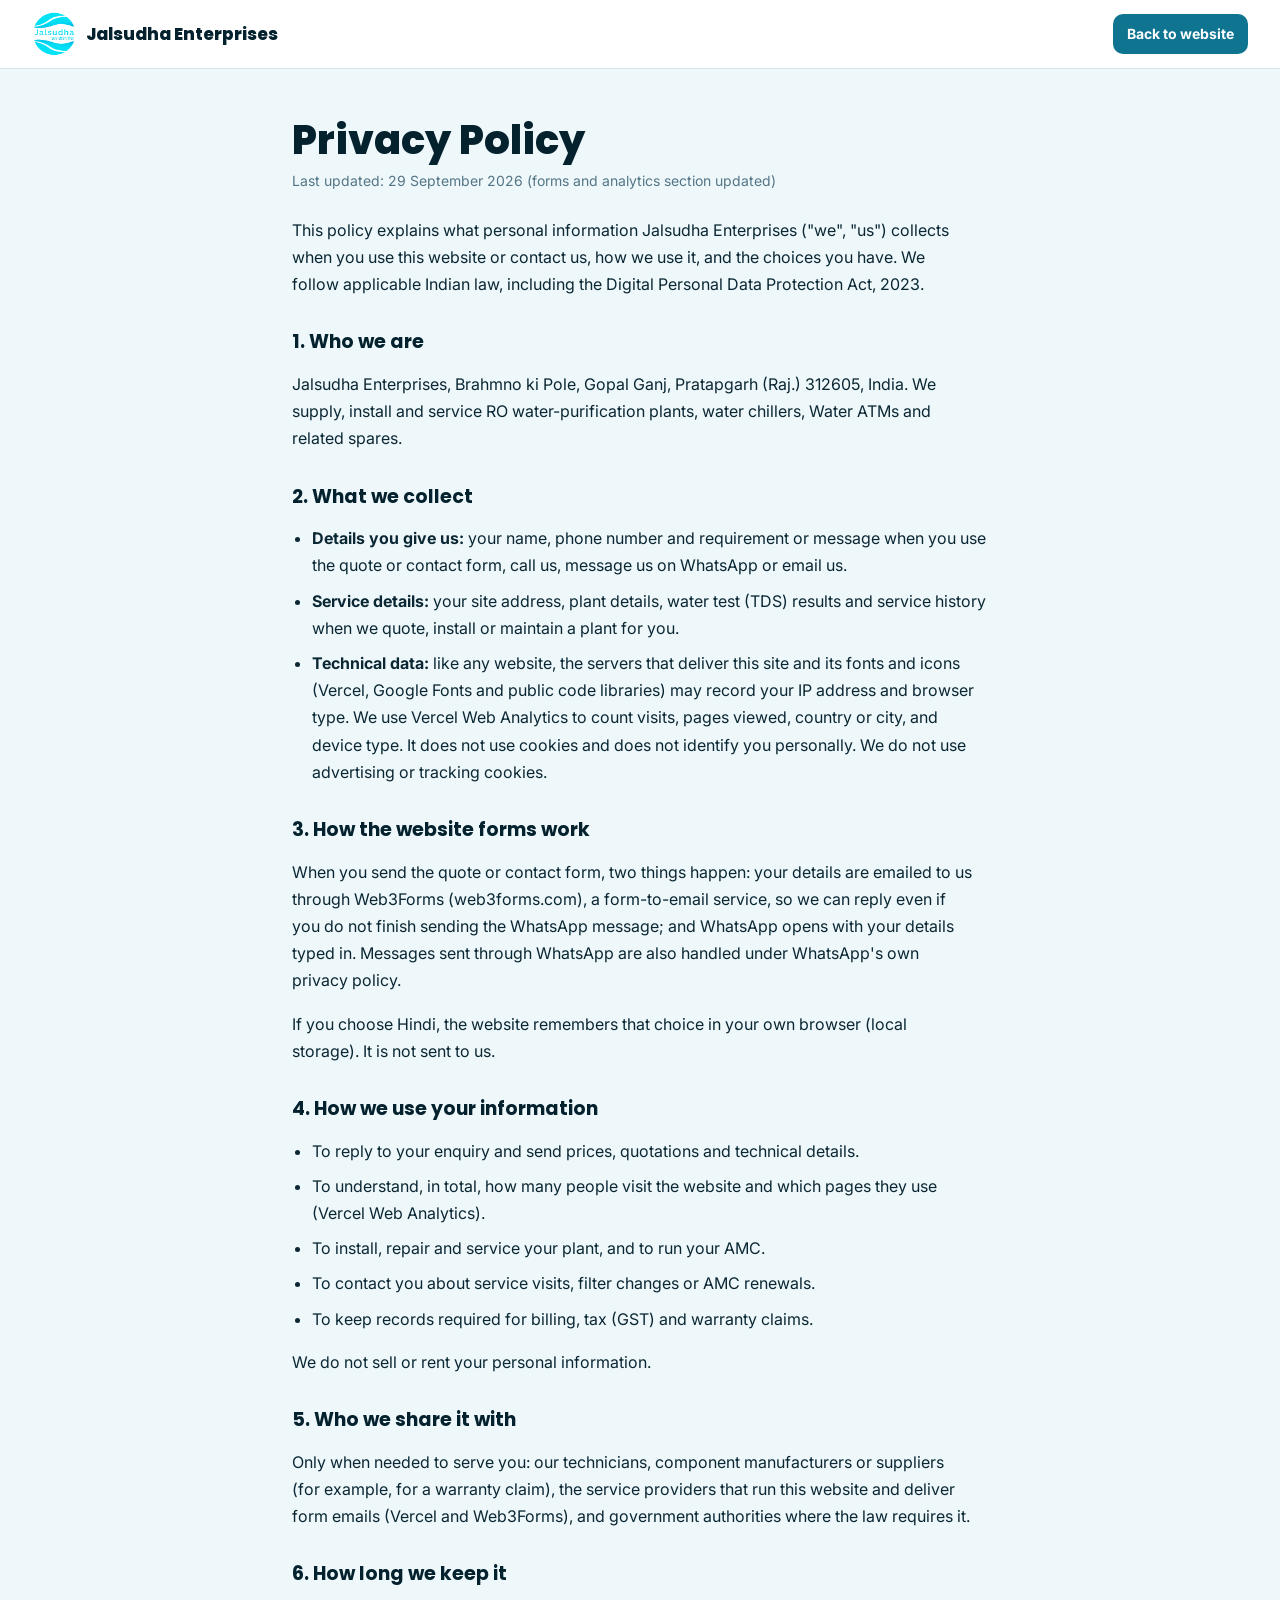
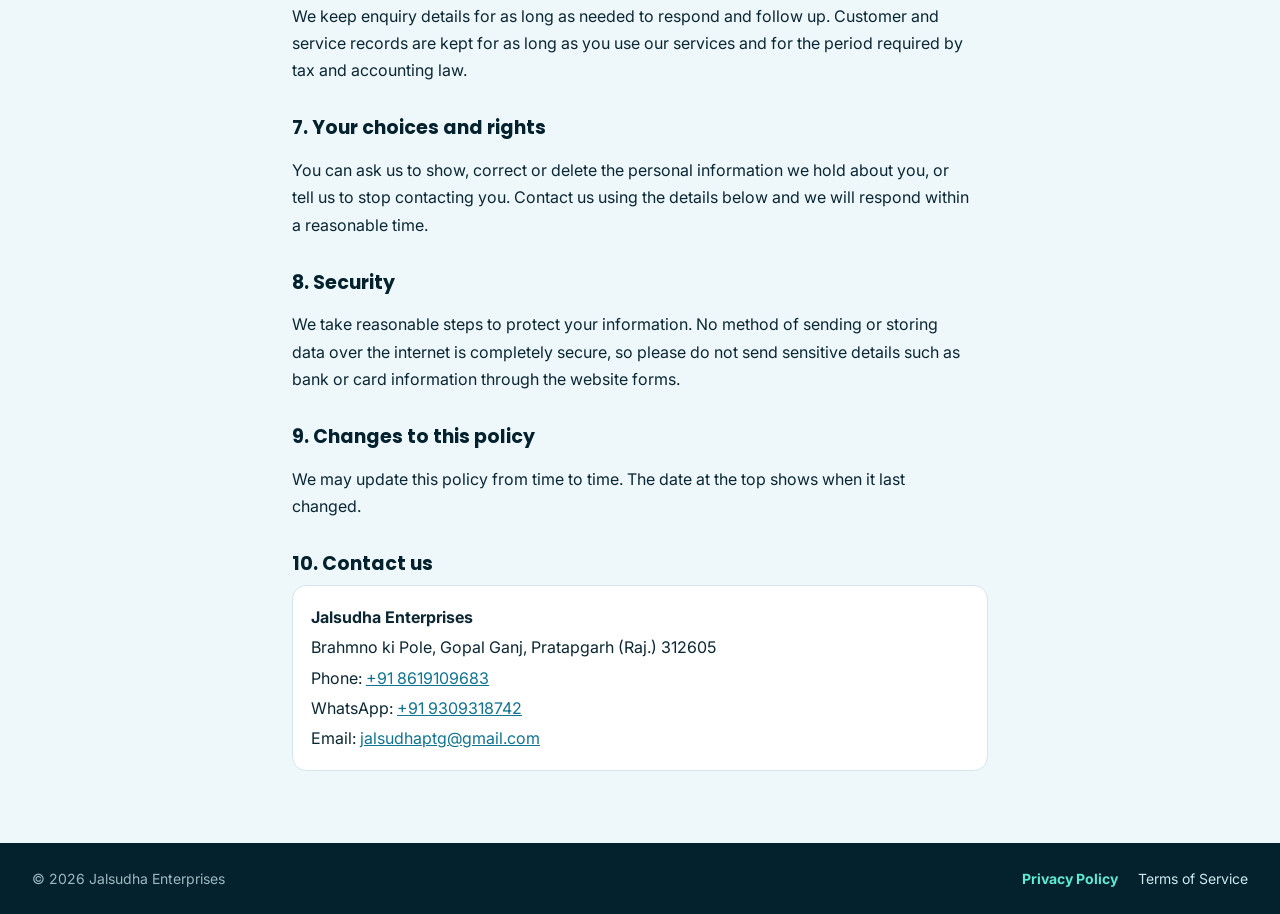
<file: privacy.html>
<!DOCTYPE html>
<html lang="en">
<head>
    <meta charset="UTF-8">
    <meta name="viewport" content="width=device-width, initial-scale=1.0">
    <title>Privacy Policy | Jalsudha Enterprises</title>
    <meta name="description" content="How Jalsudha Enterprises collects, uses and protects your personal information.">
    <link rel="icon" href="favicon.ico" sizes="48x48">
    <link rel="icon" type="image/png" sizes="32x32" href="favicon-32x32.png">
    <link rel="apple-touch-icon" href="apple-touch-icon.png">
    <script>if (location.hostname.endsWith('github.io')) location.replace('https://www.jalsudha.com' + location.pathname.replace(/^\/jalsudha/, '') + location.search + location.hash);</script>
    <meta name="theme-color" content="#04212e">
    <link rel="preconnect" href="https://fonts.googleapis.com">
    <link rel="preconnect" href="https://fonts.gstatic.com" crossorigin>
    <link href="https://fonts.googleapis.com/css2?family=Poppins:wght@700;800&family=Inter:wght@400;500;600;700&display=swap" rel="stylesheet">
    <link rel="stylesheet" href="legal.css">
</head>
<body>
    <header class="top">
        <a href="./" class="brand"><img src="logo.png" alt="" width="44" height="44"><span>Jalsudha Enterprises</span></a>
        <a href="./" class="back">Back to website</a>
    </header>

    <main class="doc">
        <h1>Privacy Policy</h1>
        <p class="meta">Last updated: 29 September 2026 (forms and analytics section updated)</p>

        <p>This policy explains what personal information Jalsudha Enterprises ("we", "us") collects when you use this website or contact us, how we use it, and the choices you have. We follow applicable Indian law, including the Digital Personal Data Protection Act, 2023.</p>

        <h2>1. Who we are</h2>
        <p>Jalsudha Enterprises, Brahmno ki Pole, Gopal Ganj, Pratapgarh (Raj.) 312605, India. We supply, install and service RO water-purification plants, water chillers, Water ATMs and related spares.</p>

        <h2>2. What we collect</h2>
        <ul>
            <li><strong>Details you give us:</strong> your name, phone number and requirement or message when you use the quote or contact form, call us, message us on WhatsApp or email us.</li>
            <li><strong>Service details:</strong> your site address, plant details, water test (TDS) results and service history when we quote, install or maintain a plant for you.</li>
            <li><strong>Technical data:</strong> like any website, the servers that deliver this site and its fonts and icons (Vercel, Google Fonts and public code libraries) may record your IP address and browser type. We use Vercel Web Analytics to count visits, pages viewed, country or city, and device type. It does not use cookies and does not identify you personally. We do not use advertising or tracking cookies.</li>
        </ul>

        <h2>3. How the website forms work</h2>
        <p>When you send the quote or contact form, two things happen: your details are emailed to us through Web3Forms (web3forms.com), a form-to-email service, so we can reply even if you do not finish sending the WhatsApp message; and WhatsApp opens with your details typed in. Messages sent through WhatsApp are also handled under WhatsApp's own privacy policy.</p>
        <p>If you choose Hindi, the website remembers that choice in your own browser (local storage). It is not sent to us.</p>

        <h2>4. How we use your information</h2>
        <ul>
            <li>To reply to your enquiry and send prices, quotations and technical details.</li>
            <li>To understand, in total, how many people visit the website and which pages they use (Vercel Web Analytics).</li>
            <li>To install, repair and service your plant, and to run your AMC.</li>
            <li>To contact you about service visits, filter changes or AMC renewals.</li>
            <li>To keep records required for billing, tax (GST) and warranty claims.</li>
        </ul>
        <p>We do not sell or rent your personal information.</p>

        <h2>5. Who we share it with</h2>
        <p>Only when needed to serve you: our technicians, component manufacturers or suppliers (for example, for a warranty claim), the service providers that run this website and deliver form emails (Vercel and Web3Forms), and government authorities where the law requires it.</p>

        <h2>6. How long we keep it</h2>
        <p>We keep enquiry details for as long as needed to respond and follow up. Customer and service records are kept for as long as you use our services and for the period required by tax and accounting law.</p>

        <h2>7. Your choices and rights</h2>
        <p>You can ask us to show, correct or delete the personal information we hold about you, or tell us to stop contacting you. Contact us using the details below and we will respond within a reasonable time.</p>

        <h2>8. Security</h2>
        <p>We take reasonable steps to protect your information. No method of sending or storing data over the internet is completely secure, so please do not send sensitive details such as bank or card information through the website forms.</p>

        <h2>9. Changes to this policy</h2>
        <p>We may update this policy from time to time. The date at the top shows when it last changed.</p>

        <h2>10. Contact us</h2>
        <address class="contact">
            <strong>Jalsudha Enterprises</strong><br>
            Brahmno ki Pole, Gopal Ganj, Pratapgarh (Raj.) 312605<br>
            Phone: <a href="tel:+918619109683">+91 8619109683</a><br>
            WhatsApp: <a href="https://wa.me/919309318742" target="_blank" rel="noopener">+91 9309318742</a><br>
            Email: <a href="mailto:jalsudhaptg@gmail.com">jalsudhaptg@gmail.com</a>
        </address>
    </main>

    <footer class="foot">
        <span>&copy; 2026 Jalsudha Enterprises</span>
        <nav><a href="privacy.html" aria-current="page">Privacy Policy</a><a href="terms.html">Terms of Service</a></nav>
    </footer>
</body>
</html>
</file>
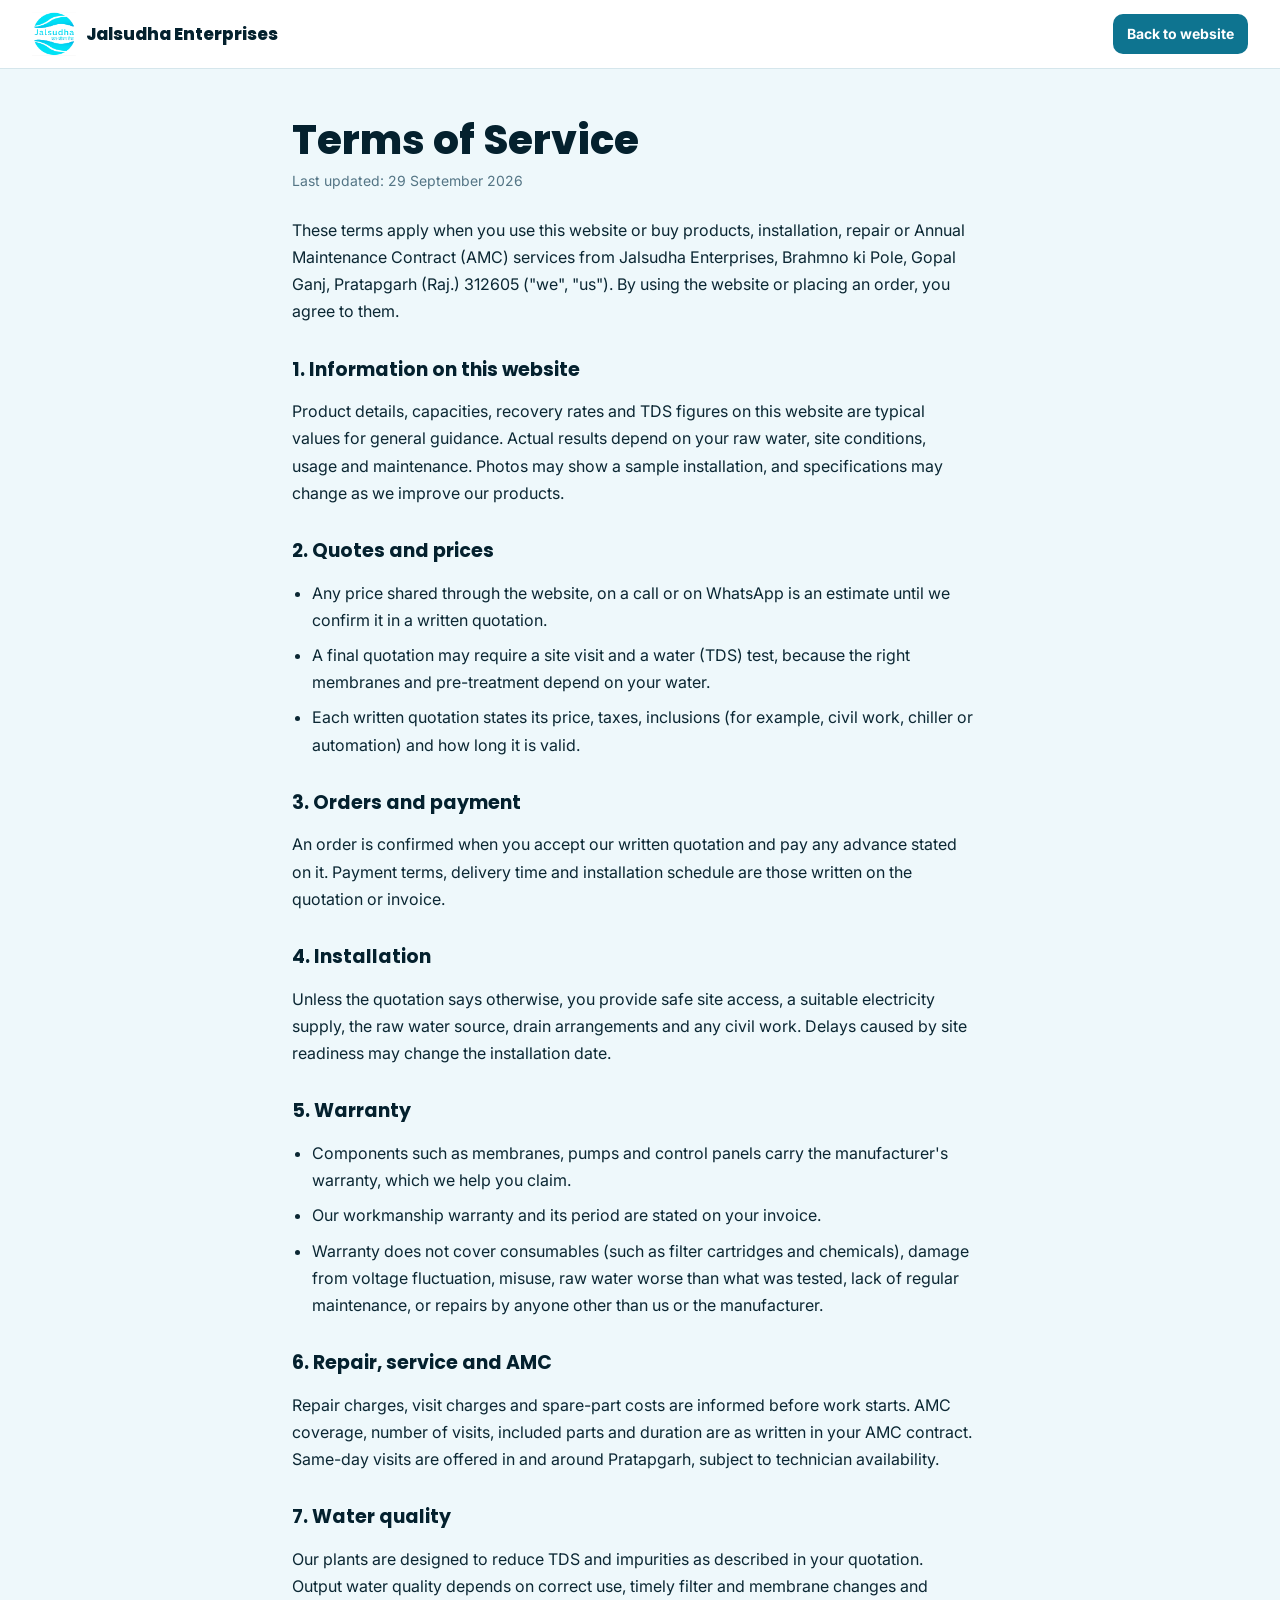
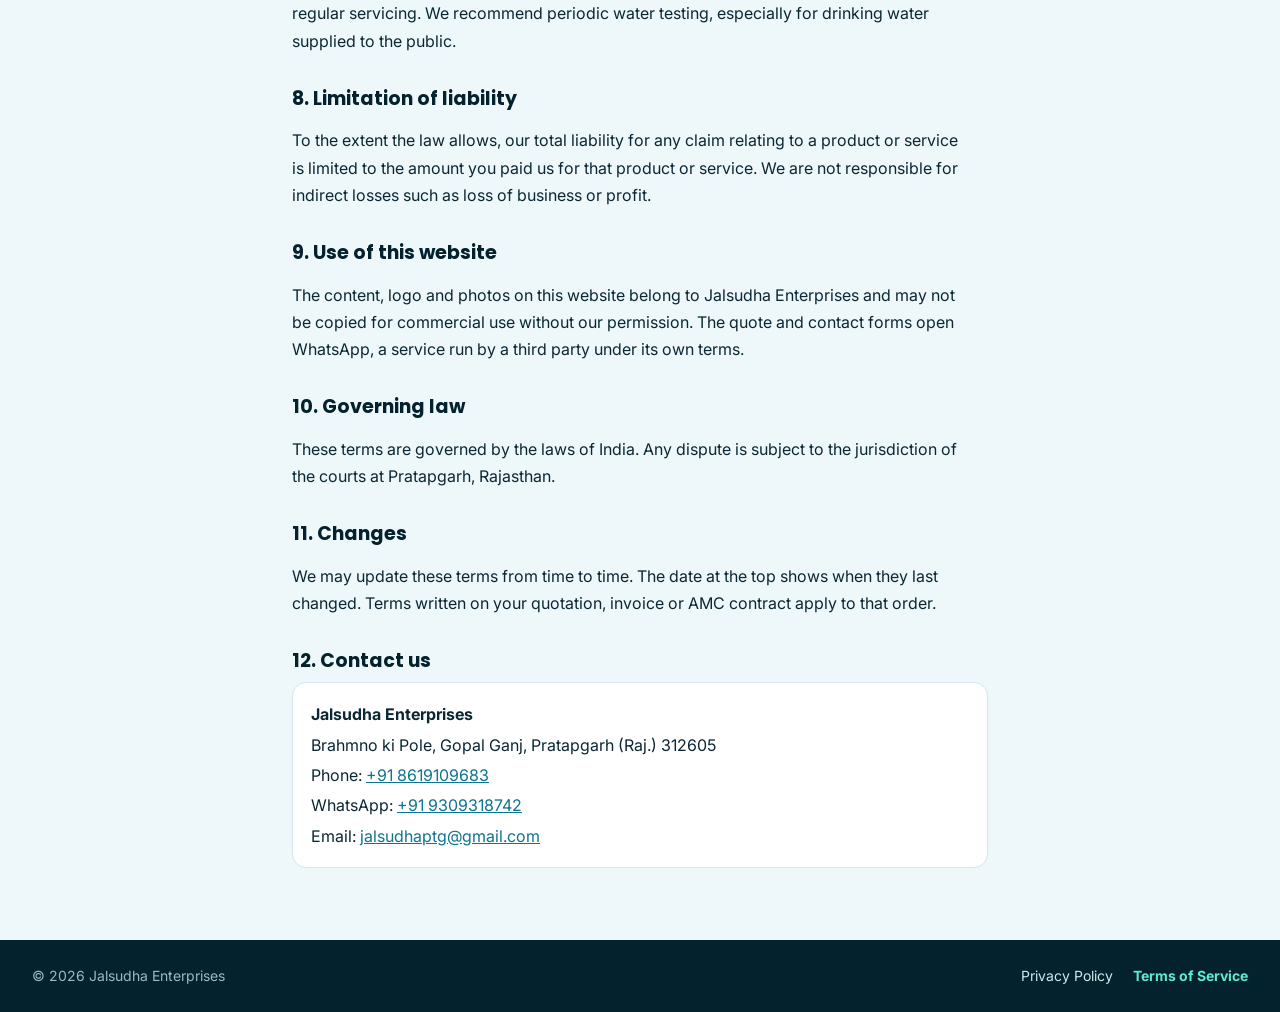
<file: terms.html>
<!DOCTYPE html>
<html lang="en">
<head>
    <meta charset="UTF-8">
    <meta name="viewport" content="width=device-width, initial-scale=1.0">
    <title>Terms of Service | Jalsudha Enterprises</title>
    <meta name="description" content="Terms for using the Jalsudha Enterprises website and buying RO plants, service and AMC from us.">
    <link rel="icon" href="favicon.ico" sizes="48x48">
    <link rel="icon" type="image/png" sizes="32x32" href="favicon-32x32.png">
    <link rel="apple-touch-icon" href="apple-touch-icon.png">
    <script>if (location.hostname.endsWith('github.io')) location.replace('https://www.jalsudha.com' + location.pathname.replace(/^\/jalsudha/, '') + location.search + location.hash);</script>
    <meta name="theme-color" content="#04212e">
    <link rel="preconnect" href="https://fonts.googleapis.com">
    <link rel="preconnect" href="https://fonts.gstatic.com" crossorigin>
    <link href="https://fonts.googleapis.com/css2?family=Poppins:wght@700;800&family=Inter:wght@400;500;600;700&display=swap" rel="stylesheet">
    <link rel="stylesheet" href="legal.css">
</head>
<body>
    <header class="top">
        <a href="./" class="brand"><img src="logo.png" alt="" width="44" height="44"><span>Jalsudha Enterprises</span></a>
        <a href="./" class="back">Back to website</a>
    </header>

    <main class="doc">
        <h1>Terms of Service</h1>
        <p class="meta">Last updated: 29 September 2026</p>

        <p>These terms apply when you use this website or buy products, installation, repair or Annual Maintenance Contract (AMC) services from Jalsudha Enterprises, Brahmno ki Pole, Gopal Ganj, Pratapgarh (Raj.) 312605 ("we", "us"). By using the website or placing an order, you agree to them.</p>

        <h2>1. Information on this website</h2>
        <p>Product details, capacities, recovery rates and TDS figures on this website are typical values for general guidance. Actual results depend on your raw water, site conditions, usage and maintenance. Photos may show a sample installation, and specifications may change as we improve our products.</p>

        <h2>2. Quotes and prices</h2>
        <ul>
            <li>Any price shared through the website, on a call or on WhatsApp is an estimate until we confirm it in a written quotation.</li>
            <li>A final quotation may require a site visit and a water (TDS) test, because the right membranes and pre-treatment depend on your water.</li>
            <li>Each written quotation states its price, taxes, inclusions (for example, civil work, chiller or automation) and how long it is valid.</li>
        </ul>

        <h2>3. Orders and payment</h2>
        <p>An order is confirmed when you accept our written quotation and pay any advance stated on it. Payment terms, delivery time and installation schedule are those written on the quotation or invoice.</p>

        <h2>4. Installation</h2>
        <p>Unless the quotation says otherwise, you provide safe site access, a suitable electricity supply, the raw water source, drain arrangements and any civil work. Delays caused by site readiness may change the installation date.</p>

        <h2>5. Warranty</h2>
        <ul>
            <li>Components such as membranes, pumps and control panels carry the manufacturer's warranty, which we help you claim.</li>
            <li>Our workmanship warranty and its period are stated on your invoice.</li>
            <li>Warranty does not cover consumables (such as filter cartridges and chemicals), damage from voltage fluctuation, misuse, raw water worse than what was tested, lack of regular maintenance, or repairs by anyone other than us or the manufacturer.</li>
        </ul>

        <h2>6. Repair, service and AMC</h2>
        <p>Repair charges, visit charges and spare-part costs are informed before work starts. AMC coverage, number of visits, included parts and duration are as written in your AMC contract. Same-day visits are offered in and around Pratapgarh, subject to technician availability.</p>

        <h2>7. Water quality</h2>
        <p>Our plants are designed to reduce TDS and impurities as described in your quotation. Output water quality depends on correct use, timely filter and membrane changes and regular servicing. We recommend periodic water testing, especially for drinking water supplied to the public.</p>

        <h2>8. Limitation of liability</h2>
        <p>To the extent the law allows, our total liability for any claim relating to a product or service is limited to the amount you paid us for that product or service. We are not responsible for indirect losses such as loss of business or profit.</p>

        <h2>9. Use of this website</h2>
        <p>The content, logo and photos on this website belong to Jalsudha Enterprises and may not be copied for commercial use without our permission. The quote and contact forms open WhatsApp, a service run by a third party under its own terms.</p>

        <h2>10. Governing law</h2>
        <p>These terms are governed by the laws of India. Any dispute is subject to the jurisdiction of the courts at Pratapgarh, Rajasthan.</p>

        <h2>11. Changes</h2>
        <p>We may update these terms from time to time. The date at the top shows when they last changed. Terms written on your quotation, invoice or AMC contract apply to that order.</p>

        <h2>12. Contact us</h2>
        <address class="contact">
            <strong>Jalsudha Enterprises</strong><br>
            Brahmno ki Pole, Gopal Ganj, Pratapgarh (Raj.) 312605<br>
            Phone: <a href="tel:+918619109683">+91 8619109683</a><br>
            WhatsApp: <a href="https://wa.me/919309318742" target="_blank" rel="noopener">+91 9309318742</a><br>
            Email: <a href="mailto:jalsudhaptg@gmail.com">jalsudhaptg@gmail.com</a>
        </address>
    </main>

    <footer class="foot">
        <span>&copy; 2026 Jalsudha Enterprises</span>
        <nav><a href="privacy.html">Privacy Policy</a><a href="terms.html" aria-current="page">Terms of Service</a></nav>
    </footer>
</body>
</html>
</file>
<file: legal.css>
/* Shared style for the Privacy Policy and Terms pages (matches the main site) */
:root{ --ink:#04212e; --aqua-deep:#0e7490; --mint:#5eead4; --paper:#eef8fb; --line:#d5e6ec; --text:#0b2733; --muted:#547585; }
*{ box-sizing:border-box; }
body{ margin:0; background:var(--paper); color:var(--text); font:400 16px/1.7 'Inter', system-ui, sans-serif; -webkit-font-smoothing:antialiased; }
a{ color:var(--aqua-deep); }
a:focus-visible{ outline:3px solid var(--aqua-deep); outline-offset:2px; border-radius:4px; }

.top{ position:sticky; top:0; z-index:10; display:flex; align-items:center; justify-content:space-between; gap:12px;
    padding:10px 16px; background:#fff; border-bottom:1px solid var(--line); }
.brand{ display:flex; align-items:center; gap:10px; text-decoration:none; color:var(--ink); font:800 17px/1.2 'Poppins', sans-serif; }
.brand img{ width:44px; height:44px; object-fit:contain; }
.back{ display:inline-flex; align-items:center; min-height:40px; padding:0 14px; border-radius:10px; background:var(--aqua-deep);
    color:#fff; font-weight:700; font-size:14px; text-decoration:none; white-space:nowrap; }

.doc{ max-width:760px; margin:0 auto; padding:32px 16px 56px; }
.doc h1{ font:800 clamp(28px, 6vw, 40px)/1.15 'Poppins', sans-serif; color:var(--ink); margin:0 0 6px; }
.doc .meta{ color:var(--muted); font-size:14px; margin:0 0 24px; }
.doc h2{ font:700 19px/1.3 'Poppins', sans-serif; color:var(--ink); margin:32px 0 8px; }
.doc p, .doc li{ max-width:68ch; }
.doc ul{ padding-left:20px; }
.doc li{ margin-bottom:8px; }
.contact{ font-style:normal; background:#fff; border:1px solid var(--line); border-radius:14px; padding:16px 18px; line-height:1.9; }

.foot{ display:flex; flex-wrap:wrap; justify-content:space-between; gap:12px; padding:20px 16px; background:var(--ink); color:#9fb8c2; font-size:14px; }
.foot nav{ display:flex; gap:20px; }
.foot a{ color:#cfe9ef; text-decoration:none; }
.foot a[aria-current="page"]{ color:var(--mint); font-weight:700; }

@media (min-width:768px){ .top{ padding:12px 32px; } .doc{ padding:48px 32px 72px; } .foot{ padding:24px 32px; } }
@media (max-width:420px){ .brand span{ display:none; } }
</file>
